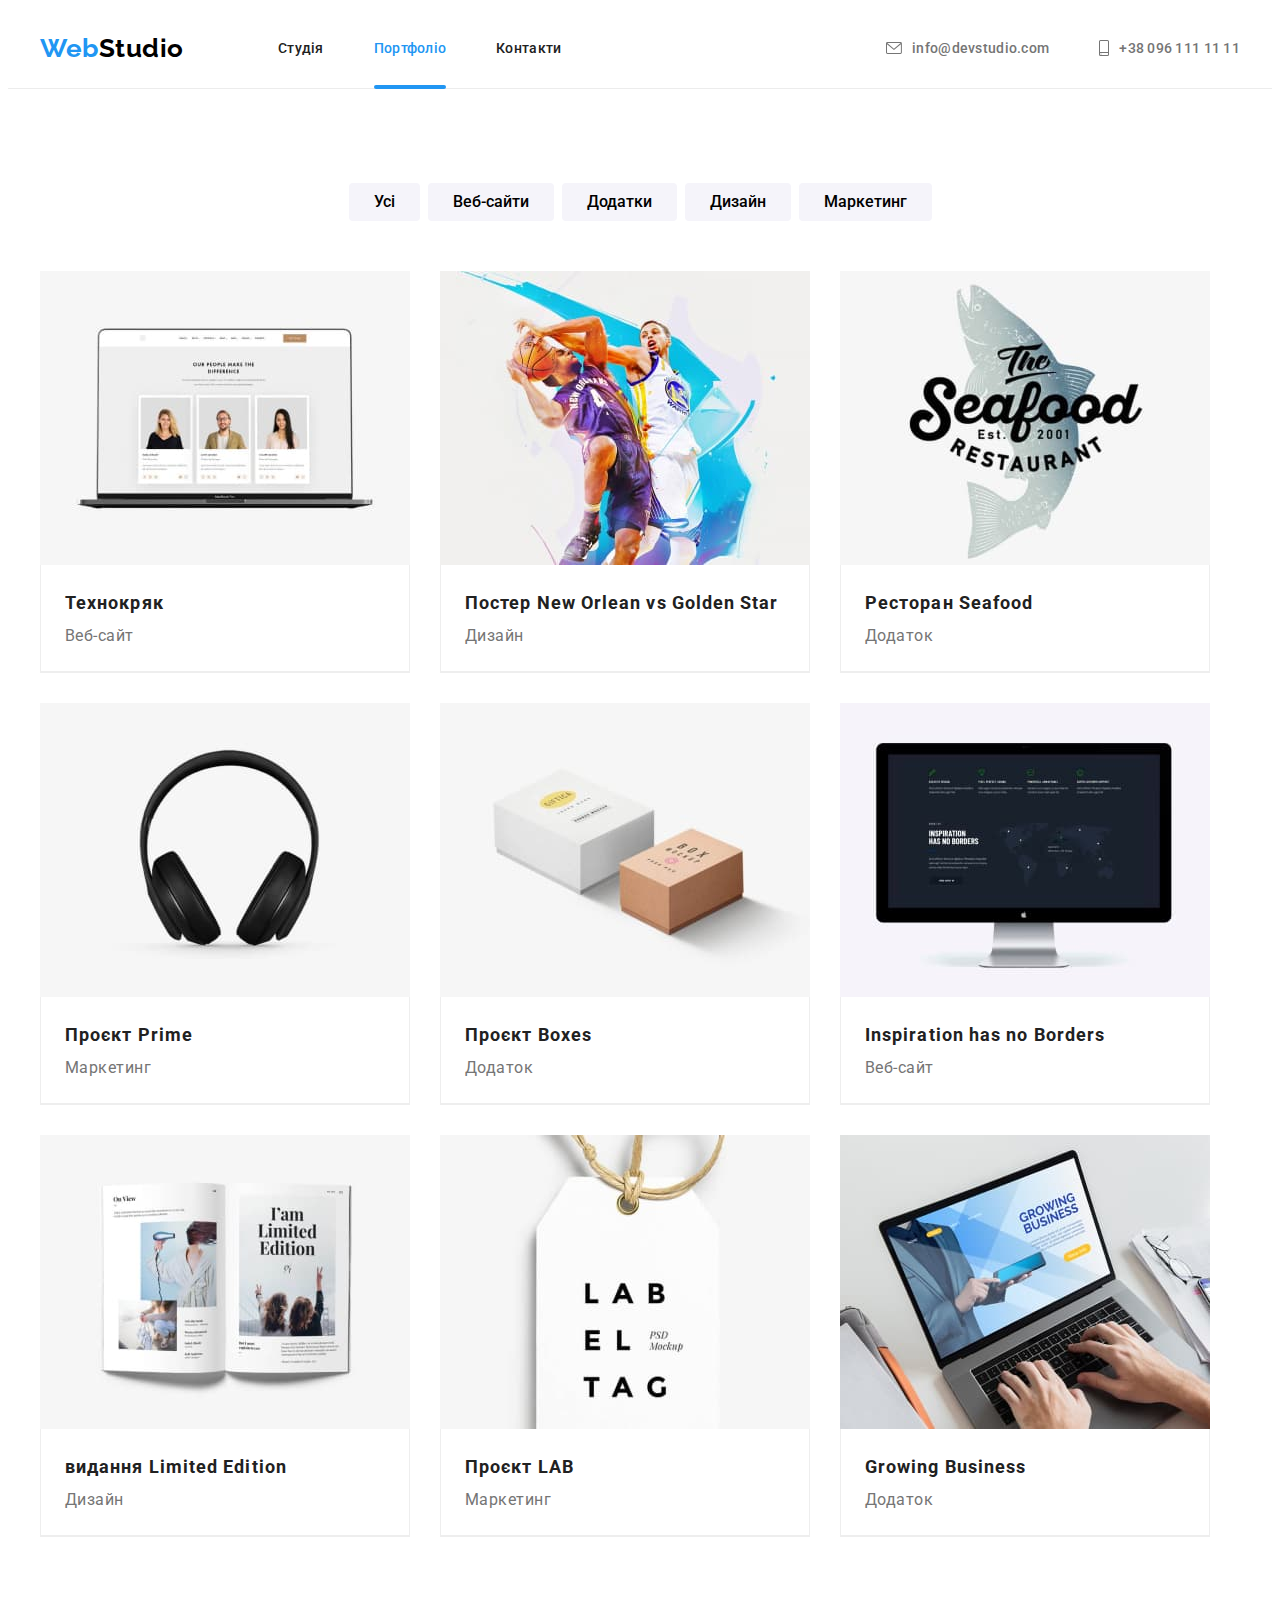
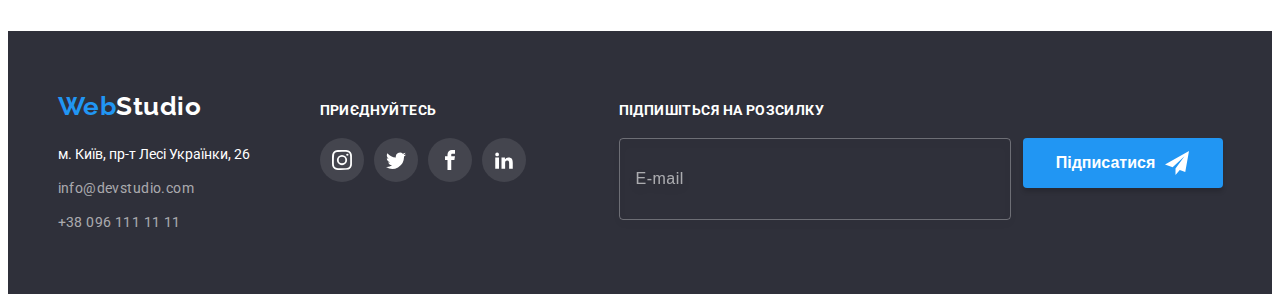
<file: portfolio.html>
<!DOCTYPE html>
<html lang="uk">
<head>
    <meta charset="UTF-8">
    <meta http-equiv="X-UA-Compatible" content="IE=edge">
    <meta name="viewport" content="width=device-width, initial-scale=1.0">
    <title>Portfolio</title>
    <!-- normalizer -->
    <link rel="stylesheet" href="https://cdnjs.cloudflare.com/ajax/libs/modern-normalize/1.1.0/modern-normalize.min.css" integrity="sha512-wpPYUAdjBVSE4KJnH1VR1HeZfpl1ub8YT/NKx4PuQ5NmX2tKuGu6U/JRp5y+Y8XG2tV+wKQpNHVUX03MfMFn9Q==" crossorigin="anonymous" referrerpolicy="no-referrer" />
    <!-- fonts -->
    <link rel="preconnect" href="https://fonts.googleapis.com">
    <link rel="preconnect" href="https://fonts.gstatic.com" crossorigin>
    <link href="https://fonts.googleapis.com/css2?family=Raleway:wght@700&family=Roboto:wght@400;500;700;900&display=swap" rel="stylesheet">
    <!-- style-link -->
    <link rel="stylesheet" href="css/main.min.css">
</head>
<body>
    <header class="page-header">  
        <div class="header__container container">
        <a class="header__logo" href="./index.html">
            <span class="logo__first-parth">Web</span><span class="logo__second-parth">Studio</span> 
        </a>
        <nav class="nav">
            <ul class="nav-list">
                <li><a class="nav__links" href="index.html">Студія</a></li>
                <li><a class="nav__links current" href="portfolio.html">Портфоліо</a></li>
                <li><a class="nav__links" href="">Контакти</a></li>
            </ul>
        </nav>
                <ul class="contacts">
                    <li><a class="header__contacts" href="mailto:info@devstudio.com"><svg class="contact__icons" width="16" height="12">
                      <use href="./images/icons.svg#icon-mail"></use>
                    </svg> info@devstudio.com</a></li>
                    <li><a class="header__contacts" href="tel:+380961111111"><svg class="contact__icons" width="10" height="16">
                      <use href="./images/icons.svg#icon-phone"></use>
                    </svg>+38 096 111 11 11</a></li>
                </ul>
        </div>
    </header>
    <main>
            
        <section class="our-pojects">
            <div class="container">
                <ul class="filter-options">
                    <li><button class="filter-option" type="button">Усі</button></li>
                    <li><button class="filter-option" type="button">Веб-сайти</button></li>
                    <li><button class="filter-option" type="button">Додатки</button></li>
                    <li><button class="filter-option" type="button">Дизайн</button></li>
                    <li><button class="filter-option" type="button">Маркетинг</button></li>
                </ul>

                <ul class="project-list section">
                    <li class="project-list-item"><a href="" class="project-links">
                    <div class="project-disc-place"><img src="./images/technokrack.jpg" alt="Технокряк" width: 370px; height: 294px;>
                        <div class="project-disc-box">
                            <p class="project-disc">Ресурс пропонує комплексні пропозиції з різним рівнем функціоналу та сервісів. Все це дозволить відвідувачу отримати вичерпні відомості про компанію чи приватну особу.</p>
                        </div>
                    </div>
                    <div class="card">
                        <h2>Технокряк</h2>
                        <p class="project-class">Веб-сайт</p>
                        
                    </div></a>
                </li>
                <li class="project-list-item"><a href="" class="project-links">
                    <div class="project-disc-place"><img src="./images/new-orlean-golden-star.jpg" alt="Постер New Orlean vs Golden Star" width: 370px; height: 294px;><div class="project-disc-box">
                        <p class="project-disc">Ресурс пропонує комплексні пропозиції з різним рівнем функціоналу та сервісів. Все це дозволить відвідувачу отримати вичерпні відомості про компанію чи приватну особу.</p>
                    </div>
                </div>
                    <div class="card">
                        <h2>Постер New Orlean vs Golden Star</h2>
                        <p class="project-class">Дизайн</p>
                    </div></a>
                </li>
                <li class="project-list-item"><a href="" class="project-links">
                    <div class="project-disc-place"><img src="./images/seafood.jpg" alt="Ресторан Seafood" width: 370px; height: 294px;>
                        <div class="project-disc-box">
                            <p class="project-disc">Ресурс пропонує комплексні пропозиції з різним рівнем функціоналу та сервісів. Все це дозволить відвідувачу отримати вичерпні відомості про компанію чи приватну особу.</p>
                        </div>
                    </div>
                    <div class="card">
                    <h2>Ресторан Seafood</h2>
                    <p class="project-class">Додаток</p>
                </div></a>
                </li>
                <li class="project-list-item"><a href="" class="project-links">
                    <div class="project-disc-place"><img src="./images/prime.jpg" alt="Проєкт Prime" width: 370px ; height: 294px;><div class="project-disc-box">
                        <p class="project-disc">Ресурс пропонує комплексні пропозиції з різним рівнем функціоналу та сервісів. Все це дозволить відвідувачу отримати вичерпні відомості про компанію чи приватну особу.</p>
                    </div>
                </div>
                    <div class="card">
                    <h2>Проєкт Prime</h2>
                    <p class="project-class">Маркетинг</p>
                </div></a>
                </li>
                <li class="project-list-item"><a href="" class="project-links">
                    <div class="project-disc-place"><img src="./images/boxes.jpg" alt="Проєкт Boxes" width: 370px; height: 294px;><div class="project-disc-box">
                        <p class="project-disc">Ресурс пропонує комплексні пропозиції з різним рівнем функціоналу та сервісів. Все це дозволить відвідувачу отримати вичерпні відомості про компанію чи приватну особу.</p>
                    </div>
                </div>
                    <div class="card">
                    <h2>Проєкт Boxes</h2>
                    <p class="project-class">Додаток</p>
                </div></a>
                </li>
                <li class="project-list-item"><a href="" class="project-links">
                    <div class="project-disc-place"><img src="./images/inspiration-has-no-borders.jpg" alt="Inspiration has no Borders" width: 370px; height: 294px;><div class="project-disc-box">
                        <p class="project-disc">Ресурс пропонує комплексні пропозиції з різним рівнем функціоналу та сервісів. Все це дозволить відвідувачу отримати вичерпні відомості про компанію чи приватну особу.</p>
                    </div>
                </div>
                    <div class="card">
                    <h2>Inspiration has no Borders</h2>
                    <p class="project-class">Веб-сайт</p>
                </div></a>
                </li>
                <li class="project-list-item"><a href="" class="project-links">
                    <div class="project-disc-place"><img src="./images/limited-edition.jpg" alt="Видання Limited Edition" width: 370px; height 294px;><div class="project-disc-box">
                        <p class="project-disc">Ресурс пропонує комплексні пропозиції з різним рівнем функціоналу та сервісів. Все це дозволить відвідувачу отримати вичерпні відомості про компанію чи приватну особу.</p>
                    </div>
                </div>
                    <div class="card">
                    <h2>видання Limited Edition</h2>
                    <p class="project-class">Дизайн</p>
                </div></a>
                </li>
                <li class="project-list-item"><a href="" class="project-links">
                    <div class="project-disc-place"><img src="./images/lab.jpg" alt="Проєкт LAB" width: 370px;height: 294px;><div class="project-disc-box">
                        <p class="project-disc">Ресурс пропонує комплексні пропозиції з різним рівнем функціоналу та сервісів. Все це дозволить відвідувачу отримати вичерпні відомості про компанію чи приватну особу.</p>
                    </div>
                </div>
                    <div class="card">
                    <h2>Проєкт LAB</h2>
                    <p class="project-class">Маркетинг</p>
                </div></a>
                </li>
                <li class="project-list-item"><a href="" class="project-links">
                    <div class="project-disc-place"><img src="./images/growig-business.jpg" alt="Growing Business" width: 370px; height: 294px;><div class="project-disc-box">
                        <p class="project-disc">Ресурс пропонує комплексні пропозиції з різним рівнем функціоналу та сервісів. Все це дозволить відвідувачу отримати вичерпні відомості про компанію чи приватну особу.</p>
                    </div>
                </div>
                    <div class="card">
                    <h2>Growing Business</h2>
                    <p class="project-class">Додаток</p>
                </div></a>
                </li>
            </ul>
        </div>
        </section>
    </main>
    <footer class="footer-info">
        <div class="footer-container container">
        <div class="bottom-main-box">
            <a class="footer__logo" href="./index.html"><span class="logo__first-parth">Web</span><span class="logo-bottom-parth">Studio</span></a>
            <address class="adress">
                <ul class="adress-list">
                    <li><a class="studio-adress" href="https://goo.gl/maps/1EttF3rfqyJbtC7u8" target="_blank" rel="noopener noreferrer nofollow">м. Київ, пр-т Лесі Українки, 26</a></li>
                    <li><a class="contacts-bottom" href="mailto:info@devstudio.com">info@devstudio.com</a></li>
                    <li><a class="contacts-bottom" href="tel:+380961111111">+38 096 111 11 11</a></li>
                </ul>
            </address> 
        </div>   
        <div class="social-bottom-box">
            <strong><p class="follow-us-title">приєднуйтесь</p></strong>
            <ul class="follow-us-list">
                    <li class="follow-us-item"><a href="" class="follow-us-links"><svg class="follow-us-icons" width="20" height="20">
                      <use href="./images/icons.svg#icon-instagram"></use>
                    </svg></a></li>
                    <li class="follow-us-item"><a href="" class="follow-us-links"><svg class="follow-us-icons" width="20" height="20">
                        <use href="./images/icons.svg#icon-twitter"></use>
                      </svg></a></li>
                    <li class="follow-us-item"><a href="" class="follow-us-links"><svg class="follow-us-icons" width="20" height="20">
                        <use href="./images/icons.svg#icon-facebook"></use>
                      </svg></a></li>
                    <li class="follow-us-item"><a href="" class="follow-us-links"><svg class="follow-us-icons" width="20" height="20">
                        <use href="./images/icons.svg#icon-linkedin"></use>
                      </svg></a></li>
                </ul>
        </div>
        <div class="footer-form-box">
            <p class="subscribe-form-title">Підпишіться на розсилку</p>
            <form class="subscribe-form" name="subscribe-form" method="post">
              <label for="subscribe-email">
                <input class="subscribe-email-imput" id="subscribe-email" name="email" type="email" placeholder="E-mail">
              </label>
                <button type="submit" class="subscribe-btn">Підписатися <svg class="send-icon" width="24" height="24">
                  <use href="./images/icons.svg#icon-send"></use>
                </svg></button>
              
            </form>
          </div>
    </div>
    </footer>
    
</body>
</html>
</file>
<file: css/main.min.css>
:root{--transparent-studio-color: rgba(33, 150, 243, 0.9);--main-black-color: rgb(0, 0, 0);--main-studio-color: rgba(33, 150, 243, 1);--site-nav-color: rgba(33, 33, 33, 1);--logo-second-parth: rgba(0, 0, 0, 1);--header-contact-color: rgba(117, 117, 117, 1);--main-text-color: rgba(255, 255, 255, 1);--hero-background-color: rgba(196, 196, 196, 1);--active-button-color: rgba(24, 140, 232, 1);--description-main-color: #757575;--line-up-background-color: rgba(255, 255, 255, 1);--bottom-logo-color: rgba(255, 255, 255, 1);--bottom-contact-color: rgba(255, 255, 255, 0.6);--footer-color: #2f303a;--filter-option-color: #f5f4fa;--projects-name-color: #212121;--white-color: #fff;--main-social-icons-color: rgba(175, 177, 184, 1);--clients-icons-color: rgba(175, 177, 184, 1);--follow-us-icon-background: rgba(255, 255, 255, 0.1);--subscribe-imput-color: rgba(255, 255, 255, 0.3);--aplication-border-color: rgba(33, 33, 33, 0.2);--aplication-placeholder-color: rgba(117, 117, 117, 0.5)}.backdrop.is-hidden{opacity:0;visibility:hidden;pointer-events:none}body{font-family:"Roboto",sans-serif;color:#212121;background-color:#fff;-webkit-box-sizing:border-box;box-sizing:border-box}.main-sections-padding{padding-bottom:60px;padding-top:60px}@media screen and (min-width: 1200px){.main-sections-padding{padding-bottom:94px;padding-top:94px}}.main-section-title{font-size:36px;line-height:1.1666666667;text-align:center;margin-bottom:30px}@media screen and (min-width: 1200px){.main-section-title{margin-bottom:50px}}ul{list-style:none}a{text-decoration:none}h1,h2,h3,h4,h5,h6,p,ul{margin:0;padding-left:0}img{display:block;max-width:100%;height:auto}button{border:0}label{display:block}.container{padding:0 15px;margin:0 auto;width:480px}@media screen and (min-width: 768px){.container{width:768px}}@media screen and (min-width: 1200px){.container{width:1200px}}.header__logo,.footer__logo{font-family:"Raleway";font-weight:700;font-size:26px;line-height:31px;letter-spacing:.02em;width:134px}@media screen and (min-width: 1200px){.header__logo,.footer__logo{width:145px}}.header__logo{margin-right:276px}@media screen and (min-width: 768px){.header__logo{margin-right:88px}}@media screen and (min-width: 1200px){.header__logo{margin-right:93px}}.logo__first-parth{color:var(--main-studio-color)}.logo__second-parth{color:var(--logo-second-parth)}.logo-bottom-parth{color:var(--bottom-logo-color)}.footer__logo{margin-bottom:20px;display:block;width:145px;margin-right:auto;margin-left:auto}@media screen and (min-width: 1200px){.footer__logo{margin-right:0;margin-left:0}}.page-header{border-bottom:1px solid #ececec}.header__container{display:-webkit-box;display:-ms-flexbox;display:flex;-webkit-box-align:center;-ms-flex-align:center;align-items:center;height:60px}@media screen and (min-width: 768px){.header__container{height:80px}}.nav{display:none}@media screen and (min-width: 768px){.nav{display:block;margin-right:90px}}@media screen and (min-width: 1200px){.nav{margin-right:0}}.nav-list{display:-webkit-box;display:-ms-flexbox;display:flex;-webkit-box-align:center;-ms-flex-align:center;align-items:center;gap:50px}.nav__links{position:relative;font-weight:500;font-size:14px;line-height:1.1428571429;letter-spacing:.02em;color:var(--site-nav-color);padding:32px 0;display:block;-webkit-transition-property:color;transition-property:color;-webkit-transition-duration:250ms;transition-duration:250ms;-webkit-transition-timing-function:cubic-bezier(0.4, 0, 0.2, 1);transition-timing-function:cubic-bezier(0.4, 0, 0.2, 1)}.nav__links:hover,.nav__links:focus{color:var(--main-studio-color)}.nav__links.current{color:var(--main-studio-color)}.nav__links.current::after{position:absolute;content:"";display:block;width:100%;background-color:var(--main-studio-color);border-radius:2px;height:4px;bottom:-1px}.contacts{display:none}@media screen and (min-width: 768px)and (max-width: 1200px){.contacts{display:block}.contacts :not(:last-child){margin-bottom:10px}}@media screen and (min-width: 1200px){.contacts{display:-webkit-box;display:-ms-flexbox;display:flex;-webkit-box-align:center;-ms-flex-align:center;align-items:center;margin-left:auto;gap:50px;margin-bottom:0}}.header__contacts{display:-webkit-box;display:-ms-flexbox;display:flex;-webkit-box-align:center;-ms-flex-align:center;align-items:center;font-weight:500;letter-spacing:.02em;color:var(--header-contact-color);-webkit-transition-property:color;transition-property:color;-webkit-transition-duration:250ms;transition-duration:250ms;-webkit-transition-timing-function:cubic-bezier(0.4, 0, 0.2, 1);transition-timing-function:cubic-bezier(0.4, 0, 0.2, 1)}.header__contacts:hover,.header__contacts:focus{color:var(--main-studio-color)}@media screen and (min-width: 768px){.header__contacts{font-size:12px;line-height:1.1666666667}}@media screen and (min-width: 1200px){.header__contacts{margin-bottom:0;font-size:14px;line-height:1.1428571429}}.contact__icons{margin-right:10px;fill:var(--header-contact-color);-webkit-transition-property:fill;transition-property:fill;-webkit-transition-duration:250ms;transition-duration:250ms;-webkit-transition-timing-function:cubic-bezier(0.4, 0, 0.2, 1);transition-timing-function:cubic-bezier(0.4, 0, 0.2, 1)}.header__contacts:hover .contact__icons,.header__contacts:focus .contact__icons{fill:var(--main-studio-color)}@media screen and (min-width: 768px){.contact__icons{margin-right:8px}}@media screen and (min-width: 1200px){.contact__icons{margin-right:10px}}.features{padding-bottom:60px}@media screen and (min-width: 1200px){.features{padding-bottom:0}}.fuatures__icons-boxes{height:120px;background-color:var(--filter-option-color);border-radius:4px;margin-bottom:30px;display:-webkit-box;display:-ms-flexbox;display:flex;-webkit-box-pack:center;-ms-flex-pack:center;justify-content:center;-webkit-box-align:center;-ms-flex-align:center;align-items:center}@media screen and (min-width: 768px){.fuatures__icons-boxes{width:354px}}@media screen and (min-width: 1200px){.fuatures__icons-boxes{width:270px}}.features__list{display:block}@media screen and (min-width: 768px){.features__list{display:-webkit-box;display:-ms-flexbox;display:flex;gap:30px;-ms-flex-wrap:wrap;flex-wrap:wrap}}@media screen and (min-width: 1200px){.features__list{display:-webkit-box;display:-ms-flexbox;display:flex;gap:30px}}.features__list h3{display:-webkit-box;display:-ms-flexbox;display:flex;-webkit-box-align:center;-ms-flex-align:center;align-items:center;-webkit-box-pack:center;-ms-flex-pack:center;justify-content:center;text-transform:uppercase;font-weight:700;font-size:14px;line-height:1.1428571429;letter-spacing:.03em;margin-bottom:10px}@media screen and (min-width: 768px){.features__list h3{display:block}}.features__list p{font-weight:400;font-size:14px;line-height:1.7142857143;letter-spacing:.03em;color:var(--description-main-color);width:450px}@media screen and (min-width: 768px){.features__list p{width:354px}}@media screen and (min-width: 1200px){.features__list p{width:270px}}.hero{background-color:var(--hero-background-color);padding:118px 0;background-repeat:no-repeat;background-size:cover;background-position-x:center;max-width:480px;margin-right:auto;margin-left:auto;background-image:-webkit-gradient(linear, right top, left top, from(rgba(47, 48, 58, 0.4)), to(rgba(47, 48, 58, 0.4))),url(../images/hero/hero-back-ph-1x.jpg);background-image:linear-gradient(to left, rgba(47, 48, 58, 0.4), rgba(47, 48, 58, 0.4)),url(../images/hero/hero-back-ph-1x.jpg)}@media(min-device-screen-ratio: 2),(-webkit-min-device-pixel-ratio: 2),(min-resolution: 192dpi),(min-resolution: 2dppx){.hero{background-image:-webkit-gradient(linear, left top, left bottom, from(rgba(47, 48, 58, 0.4)), to(rgba(47, 48, 58, 0.4))),url(../images/hero/hero-back-ph-2x.jpg);background-image:linear-gradient(rgba(47, 48, 58, 0.4), rgba(47, 48, 58, 0.4)),url(../images/hero/hero-back-ph-2x.jpg)}}@media screen and (min-width: 481px){.hero{max-width:768px;background-image:-webkit-gradient(linear, left top, left bottom, from(rgba(47, 48, 58, 0.4)), to(rgba(47, 48, 58, 0.4))),url(../images/hero/hero-back-tb-1x.jpg);background-image:linear-gradient(rgba(47, 48, 58, 0.4), rgba(47, 48, 58, 0.4)),url(../images/hero/hero-back-tb-1x.jpg)}}@media screen and (min-width: 481px)and (min-device-screen-ratio: 2),screen and (min-width: 481px)and (-webkit-min-device-pixel-ratio: 2),screen and (min-width: 481px)and (min-resolution: 192dpi),screen and (min-width: 481px)and (min-resolution: 2dppx){.hero{background-image:-webkit-gradient(linear, left top, left bottom, from(rgba(47, 48, 58, 0.4)), to(rgba(47, 48, 58, 0.4))),url(../images/hero/hero-back-tb-2x.jpg);background-image:linear-gradient(rgba(47, 48, 58, 0.4), rgba(47, 48, 58, 0.4)),url(../images/hero/hero-back-tb-2x.jpg)}}@media screen and (min-width: 769px){.hero{padding:200px 0;max-width:1600px;background-image:-webkit-gradient(linear, left top, left bottom, from(rgba(47, 48, 58, 0.4)), to(rgba(47, 48, 58, 0.4))),url(../images/hero/hero-back-de-1x.jpg);background-image:linear-gradient(rgba(47, 48, 58, 0.4), rgba(47, 48, 58, 0.4)),url(../images/hero/hero-back-de-1x.jpg)}}@media screen and (min-width: 769px)and (min-device-screen-ratio: 2),screen and (min-width: 769px)and (-webkit-min-device-pixel-ratio: 2),screen and (min-width: 769px)and (min-resolution: 192dpi),screen and (min-width: 769px)and (min-resolution: 2dppx){.hero{background-image:-webkit-gradient(linear, left top, left bottom, from(rgba(47, 48, 58, 0.4)), to(rgba(47, 48, 58, 0.4))),url(../images/hero/hero-back-de-2x.jpg);background-image:linear-gradient(rgba(47, 48, 58, 0.4), rgba(47, 48, 58, 0.4)),url(../images/hero/hero-back-de-2x.jpg)}}.hero__text{font-weight:900;font-size:26px;line-height:1.6153846154;letter-spacing:.06em;text-transform:uppercase;color:var(--main-text-color);width:360px;text-align:center;margin-right:auto;margin-left:auto;margin-bottom:30px}@media screen and (min-width: 1200px){.hero__text{font-size:44px;line-height:1.3636363636;width:700px}}.hero__button{font-family:"Roboto";font-weight:700;font-size:16px;line-height:1.875;background-color:var(--main-studio-color);color:var(--main-text-color);border-radius:4px;cursor:pointer;min-width:215px;min-height:50px;padding:10px 30px;border:0;display:-webkit-box;display:-ms-flexbox;display:flex;-ms-flex-line-pack:center;align-content:center;-webkit-box-pack:center;-ms-flex-pack:center;justify-content:center;margin-right:auto;margin-left:auto;-webkit-transition-property:background-color;transition-property:background-color;-webkit-transition-duration:250ms;transition-duration:250ms;-webkit-transition-timing-function:cubic-bezier(0.4, 0, 0.2, 1);transition-timing-function:cubic-bezier(0.4, 0, 0.2, 1)}.hero__button:hover,.hero__button:focus{background-color:var(--active-button-color)}.about{display:none}@media screen and (min-width: 1200px){.about{display:block}}.about__list{display:-webkit-box;display:-ms-flexbox;display:flex;gap:30px}.about__item{position:relative}.about__disc-box{color:var(--white-color);position:absolute;font-weight:700;font-size:14px;line-height:1.1428571429;text-align:center;letter-spacing:.03em;text-transform:uppercase;background:rgba(47,48,58,.8);width:100%;bottom:0;padding-top:27px;padding-bottom:27px}.team{background-color:var(--filter-option-color)}.team__list{display:block}@media screen and (min-width: 768px){.team__list{display:-webkit-box;display:-ms-flexbox;display:flex;gap:30px;-ms-flex-wrap:wrap;flex-wrap:wrap}}.team__item{border-radius:0px 0px 4px 4px;-webkit-box-shadow:0px 1px 3px rgba(0,0,0,.12),0px 1px 1px rgba(0,0,0,.14),0px 2px 1px rgba(0,0,0,.2);box-shadow:0px 1px 3px rgba(0,0,0,.12),0px 1px 1px rgba(0,0,0,.14),0px 2px 1px rgba(0,0,0,.2);background:var(--line-up-background-color);padding-bottom:25px;margin-bottom:30px}@media screen and (min-width: 768px){.team__item{margin-bottom:0}}@media screen and (min-width: 1200px){.team__item{padding-bottom:30px}}.team__list img{margin-bottom:30px}.team__list h3{font-weight:500;font-size:16px;line-height:1.1875;margin-bottom:10px;text-align:center}.team__list p{font-size:16px;line-height:1.1875;color:var(--description-main-color);text-align:center;margin-bottom:10px}.team__social-list{display:-webkit-box;display:-ms-flexbox;display:flex;gap:10px;-webkit-box-pack:center;-ms-flex-pack:center;justify-content:center}.team__social-links{display:-webkit-box;display:-ms-flexbox;display:flex;width:44px;height:44px;background-color:var(--white-color);border-radius:50%;-webkit-box-pack:center;-ms-flex-pack:center;justify-content:center;-webkit-box-align:center;-ms-flex-align:center;align-items:center;fill:var(--main-social-icons-color);-webkit-transition-property:background-color;transition-property:background-color;-webkit-transition-duration:250ms;transition-duration:250ms;-webkit-transition-timing-function:cubic-bezier(0.4, 0, 0.2, 1);transition-timing-function:cubic-bezier(0.4, 0, 0.2, 1)}.team__social-links:hover,.team__social-links:focus{background-color:var(--main-studio-color)}.team__social-icons{-webkit-transition-property:fill;transition-property:fill;-webkit-transition-duration:250ms;transition-duration:250ms;-webkit-transition-timing-function:cubic-bezier(0.4, 0, 0.2, 1);transition-timing-function:cubic-bezier(0.4, 0, 0.2, 1)}.team__social-links:hover .team__social-icons,.team__social-links:focus .team__social-icons{fill:var(--white-color)}.clients-list{display:-webkit-box;display:-ms-flexbox;display:flex;gap:30px;-ms-flex-wrap:wrap;flex-wrap:wrap}@media screen and (min-width: 1200px){.clients-list{-ms-flex-wrap:nowrap;flex-wrap:nowrap}}.clients-links{display:-webkit-box;display:-ms-flexbox;display:flex;width:210px;height:92px;border:1px solid;border-color:var(--clients-icons-color);border-radius:4px;-webkit-box-pack:center;-ms-flex-pack:center;justify-content:center;-webkit-box-align:center;-ms-flex-align:center;align-items:center;-webkit-transition-property:border-color;transition-property:border-color;-webkit-transition-duration:250ms;transition-duration:250ms;-webkit-transition-timing-function:cubic-bezier(0.4, 0, 0.2, 1);transition-timing-function:cubic-bezier(0.4, 0, 0.2, 1)}.clients-links:hover,.clients-links:focus{border-color:var(--main-studio-color)}@media screen and (min-width: 768px){.clients-links{width:226px}}@media screen and (min-width: 1200px){.clients-links{width:170px}}.clients-icons{fill:var(--clients-icons-color);-webkit-transition-property:fill;transition-property:fill;-webkit-transition-duration:250ms;transition-duration:250ms;-webkit-transition-timing-function:cubic-bezier(0.4, 0, 0.2, 1);transition-timing-function:cubic-bezier(0.4, 0, 0.2, 1)}.clients-links:hover .clients-icons,.clients-links:focus .clients-icons{fill:var(--main-studio-color)}.footer-info{background-color:var(--footer-color);padding:60px 0}.footer-container{display:-webkit-box;display:-ms-flexbox;display:flex;-webkit-box-orient:vertical;-webkit-box-direction:normal;-ms-flex-direction:column;flex-direction:column;-webkit-box-align:center;-ms-flex-align:center;align-items:center;-webkit-box-pack:center;-ms-flex-pack:center;justify-content:center}@media screen and (min-width: 768px){.footer-container{display:-webkit-box;display:-ms-flexbox;display:flex;-webkit-box-align:baseline;-ms-flex-align:baseline;align-items:baseline;-webkit-box-orient:horizontal;-webkit-box-direction:normal;-ms-flex-direction:row;flex-direction:row;-ms-flex-wrap:wrap;flex-wrap:wrap}}@media screen and (min-width: 1200px){.footer-container{-ms-flex-wrap:nowrap;flex-wrap:nowrap}}.bottom-main-box{margin-bottom:60px}@media screen and (min-width: 768px){.bottom-main-box{margin-right:168px}}@media screen and (min-width: 1200px){.bottom-main-box{margin-bottom:0;margin-right:70px}}.adress-list>:not(:last-child){margin-bottom:8px}@media screen and (min-width: 1200px){.adress-list>:not(:last-child){margin-bottom:10px}}.studio-adress{font-size:14px;line-height:1.7142857143;font-style:normal;color:var(--main-text-color);display:block;-webkit-transition-property:color;transition-property:color;-webkit-transition-duration:250ms;transition-duration:250ms;-webkit-transition-timing-function:cubic-bezier(0.4, 0, 0.2, 1);transition-timing-function:cubic-bezier(0.4, 0, 0.2, 1);text-align:center}.studio-adress:hover,.studio-adress:focus{color:var(--main-studio-color)}@media screen and (min-width: 1200px){.studio-adress{text-align:start}}.contacts-bottom{font-style:normal;font-size:14px;line-height:1.7142857143;letter-spacing:.03em;color:var(--bottom-contact-color);display:block;-webkit-transition-property:color;transition-property:color;-webkit-transition-duration:250ms;transition-duration:250ms;-webkit-transition-timing-function:cubic-bezier(0.4, 0, 0.2, 1);transition-timing-function:cubic-bezier(0.4, 0, 0.2, 1);text-align:center}@media screen and (min-width: 1200px){.contacts-bottom{text-align:start}}.contacts-bottom:hover,.contacts-bottom:focus{color:var(--main-studio-color)}.social-bottom-box{margin-bottom:60px}@media screen and (min-width: 1200px){.social-bottom-box{text-align:start;margin-right:93px;margin-bottom:0}}.follow-us-title{font-weight:700;font-size:14px;text-transform:uppercase;color:var(--main-text-color);line-height:1.1428571429;letter-spacing:.03em;margin-bottom:20px;text-align:center}@media screen and (min-width: 1200px){.follow-us-title{text-align:start}}.follow-us-list{display:-webkit-box;display:-ms-flexbox;display:flex;gap:10px}.follow-us-links{display:-webkit-box;display:-ms-flexbox;display:flex;background-color:var(--follow-us-icon-background);border-radius:50%;width:44px;height:44px;-webkit-box-pack:center;-ms-flex-pack:center;justify-content:center;-webkit-box-align:center;-ms-flex-align:center;align-items:center;-webkit-transition-property:background-color;transition-property:background-color;-webkit-transition-duration:250ms;transition-duration:250ms;-webkit-transition-timing-function:cubic-bezier(0.4, 0, 0.2, 1);transition-timing-function:cubic-bezier(0.4, 0, 0.2, 1)}.follow-us-links:hover,.follow-us-links:focus{background-color:var(--main-studio-color)}.follow-us-icons{fill:var(--white-color);-webkit-transition-property:fill;transition-property:fill;-webkit-transition-duration:250ms;transition-duration:250ms;-webkit-transition-timing-function:cubic-bezier(0.4, 0, 0.2, 1);transition-timing-function:cubic-bezier(0.4, 0, 0.2, 1)}.follow-us-links:hover .follow-us-icons,.follow-us-links:focus .follow-us-icons{fill:var(--white-color)}.subscribe-form-title{font-weight:700;font-size:14px;text-transform:uppercase;color:var(--main-text-color);line-height:1.1428571429;letter-spacing:.03em;margin-bottom:20px;text-align:center}@media screen and (min-width: 1200px){.subscribe-form-title{text-align:start}}@media screen and (min-width: 1200px){.subscribe-form{display:-webkit-box;display:-ms-flexbox;display:flex}}.subscribe-email-imput{color:var(--white-color);background-color:rgba(0,0,0,0);border:1px solid;border-color:var(--subscribe-imput-color);-webkit-filter:drop-shadow(0px 4px 4px rgba(0, 0, 0, 0.15));filter:drop-shadow(0px 4px 4px rgba(0, 0, 0, 0.15));border-radius:4px;width:450px;height:50px;padding:15px 16px;outline:rgba(0,0,0,0);font-size:16px;line-height:1.25;letter-spacing:.03em;margin-bottom:20px;-webkit-transition-property:border-color;transition-property:border-color;-webkit-transition-duration:250ms;transition-duration:250ms;-webkit-transition-timing-function:cubic-bezier(0.4, 0, 0.2, 1);transition-timing-function:cubic-bezier(0.4, 0, 0.2, 1)}.subscribe-email-imput:hover,.subscribe-email-imput:focus{border-color:var(--main-studio-color)}.subscribe-email-imput::-webkit-input-placeholder{color:var(--bottom-contact-color)}.subscribe-email-imput::-moz-placeholder{color:var(--bottom-contact-color)}.subscribe-email-imput:-ms-input-placeholder{color:var(--bottom-contact-color)}.subscribe-email-imput::-ms-input-placeholder{color:var(--bottom-contact-color)}.subscribe-email-imput::placeholder{color:var(--bottom-contact-color)}@media screen and (min-width: 1200px){.subscribe-email-imput{width:358px;margin-right:12px;margin-bottom:0}}.subscribe-btn{color:var(--white-color);display:-webkit-box;display:-ms-flexbox;display:flex;width:200px;height:50px;-webkit-box-shadow:0px 4px 4px rgba(0,0,0,.15);box-shadow:0px 4px 4px rgba(0,0,0,.15);border-radius:4px;background-color:var(--main-studio-color);padding:13px 28px;-webkit-box-pack:center;-ms-flex-pack:center;justify-content:center;-webkit-box-align:center;-ms-flex-align:center;align-items:center;font-weight:700;font-size:16px;line-height:1.875;gap:10px;-webkit-transition-property:background-color;transition-property:background-color;-webkit-transition-duration:250ms;transition-duration:250ms;-webkit-transition-timing-function:cubic-bezier(0.4, 0, 0.2, 1);transition-timing-function:cubic-bezier(0.4, 0, 0.2, 1);margin-left:12px;margin-right:auto;margin-left:auto}.subscribe-btn:hover,.subscribe-btn:focus{background-color:var(--active-button-color)}@media screen and (min-width: 1200px){.subscribe-btn{margin-right:0;margin-left:0}}.filter-options{display:-webkit-box;display:-ms-flexbox;display:flex;text-align:center;-webkit-box-pack:center;-ms-flex-pack:center;justify-content:center;gap:8px;margin-bottom:50px}.filter-option{font-weight:500;font-size:16px;line-height:1.625;cursor:pointer;background-color:var(--filter-option-color);border-radius:4px;font-family:"Roboto";padding:6px 25px;-webkit-transition-duration:250ms;transition-duration:250ms;-webkit-transition-timing-function:cubic-bezier(0.4, 0, 0.2, 1);transition-timing-function:cubic-bezier(0.4, 0, 0.2, 1);-webkit-transition-property:color,background-color,-webkit-box-shadow;transition-property:color,background-color,-webkit-box-shadow;transition-property:color,background-color,box-shadow;transition-property:color,background-color,box-shadow,-webkit-box-shadow}.filter-option:hover,.filter-option:focus{background-color:var(--main-studio-color);color:var(--main-text-color);-webkit-box-shadow:0px 3px 1px rgba(0,0,0,.1),0px 1px 2px rgba(0,0,0,.08),0px 2px 2px rgba(0,0,0,.12);box-shadow:0px 3px 1px rgba(0,0,0,.1),0px 1px 2px rgba(0,0,0,.08),0px 2px 2px rgba(0,0,0,.12)}.our-pojects{padding:94px 0}.project-list{display:-webkit-box;display:-ms-flexbox;display:flex;-ms-flex-wrap:wrap;flex-wrap:wrap;gap:30px}.project-list-item{border-bottom:1px solid #eee;background:#fff}.project-links{-webkit-transition-duration:250ms;transition-duration:250ms;-webkit-transition-timing-function:cubic-bezier(0.4, 0, 0.2, 1);transition-timing-function:cubic-bezier(0.4, 0, 0.2, 1);-webkit-transition-property:-webkit-box-shadow;transition-property:-webkit-box-shadow;transition-property:box-shadow;transition-property:box-shadow, -webkit-box-shadow}.project-links:hover,.project-links:focus{display:block;-webkit-box-shadow:0px 1px 1px rgba(0,0,0,.12),0px 4px 4px rgba(0,0,0,.06),1px 4px 6px rgba(0,0,0,.16);box-shadow:0px 1px 1px rgba(0,0,0,.12),0px 4px 4px rgba(0,0,0,.06),1px 4px 6px rgba(0,0,0,.16)}.card{padding:20px 24px;border:1px solid #eee;border-top:none}.project-list h2{font-weight:700;font-size:18px;line-height:2;letter-spacing:.06em;color:var(--projects-name-color)}.project-class{font-size:16px;line-height:1.875;letter-spacing:.03em;color:var(--description-main-color)}.project-disc-place{position:relative;overflow:hidden}.project-disc-box{position:absolute;background-color:var(--main-studio-color);width:100%;height:100%;top:0;left:0;padding:63px 24px;-webkit-transform:translateY(100%);transform:translateY(100%);-webkit-transition:-webkit-transform 250ms ease;transition:-webkit-transform 250ms ease;transition:transform 250ms ease;transition:transform 250ms ease, -webkit-transform 250ms ease}.project-list-item:hover .project-disc-box{-webkit-transform:translateY(0);transform:translateY(0)}.project-disc{color:var(--white-color);font-size:18px;line-height:1.3333333333;letter-spacing:.03em}.backdrop{position:fixed;top:0;left:0;width:100%;height:100%;background-color:rgba(0,0,0,.2);opacity:1;visibility:visible;pointer-events:initial;-webkit-transition-property:opacity,visibility;transition-property:opacity,visibility;-webkit-transition-timing-function:cubic-bezier(0.4, 0, 0.2, 1);transition-timing-function:cubic-bezier(0.4, 0, 0.2, 1);-webkit-transition-duration:250ms;transition-duration:250ms}.modal{position:absolute;width:450px;height:609px;top:50%;left:50%;-webkit-transform:translate(-50%, -50%);transform:translate(-50%, -50%);background-color:#fff;-webkit-box-shadow:0px 1px 3px rgba(0,0,0,.12),0px 1px 1px rgba(0,0,0,.14),0px 2px 1px rgba(0,0,0,.2);box-shadow:0px 1px 3px rgba(0,0,0,.12),0px 1px 1px rgba(0,0,0,.14),0px 2px 1px rgba(0,0,0,.2);border-radius:4px;-webkit-transition-property:background-color,-webkit-transform,-webkit-box-shadow;transition-property:background-color,-webkit-transform,-webkit-box-shadow;transition-property:transform,background-color,box-shadow;transition-property:transform,background-color,box-shadow,-webkit-transform,-webkit-box-shadow;-webkit-transition-timing-function:cubic-bezier(0.4, 0, 0.2, 1);transition-timing-function:cubic-bezier(0.4, 0, 0.2, 1);-webkit-transition-duration:250ms;transition-duration:250ms;padding:40px 41px}@media screen and (min-width: 1200px){.modal{width:528px;height:581px}}.close-btn{position:absolute;cursor:pointer;width:30px;height:30px;padding:0;border-radius:50%;display:-webkit-box;display:-ms-flexbox;display:flex;-webkit-box-align:center;-ms-flex-align:center;align-items:center;-webkit-box-pack:center;-ms-flex-pack:center;justify-content:center;top:8px;right:8px}.close-icon{-webkit-transition-property:fill;transition-property:fill;-webkit-transition-timing-function:cubic-bezier(0.4, 0, 0.2, 1);transition-timing-function:cubic-bezier(0.4, 0, 0.2, 1);-webkit-transition-duration:250ms;transition-duration:250ms}.close-icon:hover,.close-icon:focus{fill:var(--main-studio-color)}.backdrop-title{text-align:center;font-weight:700;font-size:20px;line-height:1.15;width:370px;margin-bottom:12px}@media screen and (min-width: 1200px){.backdrop-title{width:448px}}.aplication-form-input{background-color:rgba(0,0,0,0);width:370px;height:40px;border:1px solid;border-color:var(--aplication-border-color);border-radius:4px;padding:12px 16px;padding-left:42px;outline:rgba(0,0,0,0);-webkit-transition-property:border-color;transition-property:border-color;-webkit-transition-timing-function:cubic-bezier(0.4, 0, 0.2, 1);transition-timing-function:cubic-bezier(0.4, 0, 0.2, 1);-webkit-transition-duration:250ms;transition-duration:250ms;margin-bottom:10px}.aplication-form-input:hover,.aplication-form-input:focus{border-color:var(--main-studio-color)}@media screen and (min-width: 1200px){.aplication-form-input{width:448px}}.form-icons{position:absolute;-webkit-transition-property:fill;transition-property:fill;-webkit-transition-timing-function:cubic-bezier(0.4, 0, 0.2, 1);transition-timing-function:cubic-bezier(0.4, 0, 0.2, 1);-webkit-transition-duration:250ms;transition-duration:250ms;top:32px;left:15px}.icon-label-position:hover .form-icons,.icon-label-position:focus-within .form-icons{fill:var(--main-studio-color)}.icon-label-position{position:relative}.imput-titles{display:block;color:var(--description-main-color);font-size:12px;line-height:1.1666666667;letter-spacing:.01em;margin-bottom:4px}.user-comment{width:370px;height:120px;resize:none;border:1px solid;border-color:var(--aplication-border-color);border-radius:4px;padding:12px 16px;margin-bottom:20px;outline:rgba(0,0,0,0);-webkit-transition-property:border-color;transition-property:border-color;-webkit-transition-timing-function:cubic-bezier(0.4, 0, 0.2, 1);transition-timing-function:cubic-bezier(0.4, 0, 0.2, 1);-webkit-transition-duration:250ms;transition-duration:250ms}.user-comment:hover,.user-comment:focus{border-color:var(--main-studio-color)}.user-comment::-webkit-input-placeholder{color:var(--aplication-placeholder-color)}.user-comment::-moz-placeholder{color:var(--aplication-placeholder-color)}.user-comment:-ms-input-placeholder{color:var(--aplication-placeholder-color)}.user-comment::-ms-input-placeholder{color:var(--aplication-placeholder-color)}.user-comment::placeholder{color:var(--aplication-placeholder-color)}@media screen and (min-width: 1200px){.user-comment{width:448px}}.user-agreement{display:-webkit-box;display:-ms-flexbox;display:flex;margin-bottom:30px;-webkit-box-align:center;-ms-flex-align:center;align-items:center;-webkit-box-pack:center;-ms-flex-pack:center;justify-content:center}.agree-check{-webkit-appearance:none;-moz-appearance:none;appearance:none;width:16px;height:15px;cursor:pointer;border:1px solid #000;-webkit-transition-property:background-image,background-color;transition-property:background-image,background-color;-webkit-transition-timing-function:cubic-bezier(0.4, 0, 0.2, 1);transition-timing-function:cubic-bezier(0.4, 0, 0.2, 1);-webkit-transition-duration:250ms;transition-duration:250ms;border-radius:2px;margin-right:9px}.agree-check:checked{background-color:var(--main-studio-color);background-image:url("data:image/svg+xml;charset=utf8,%3Csvg width='13' height='10' viewBox='0 0 13 10' fill='none' xmlns='http://www.w3.org/2000/svg'%3E%3Cpath d='M1.95703 4.75166L1.88825 4.68604L1.81923 4.75141L0.93123 5.59258L0.854858 5.66492L0.930974 5.73753L4.42671 9.07236L4.49574 9.1382L4.56476 9.07236L12.069 1.91352L12.1449 1.84116L12.069 1.76881L11.1873 0.927644L11.1183 0.861826L11.0493 0.927611L4.49577 7.17353L1.95703 4.75166Z' fill='white' stroke='white' stroke-width='0.2'/%3E%3C/svg%3E");background-repeat:no-repeat;background-position:50% 50%}.politycs-title{color:var(--description-main-color);font-size:12px;line-height:1.7142857143;letter-spacing:.03em}@media screen and (min-width: 1200px){.politycs-title{font-size:14px}}.polytics-link{color:var(--main-studio-color);text-decoration:underline}.aplication-submit-btn{color:var(--main-text-color);background-color:var(--main-studio-color);display:block;width:200px;height:50px;border-radius:4px;-webkit-box-shadow:0px 4px 4px rgba(0,0,0,.15);box-shadow:0px 4px 4px rgba(0,0,0,.15);-webkit-transition-property:background-color;transition-property:background-color;-webkit-transition-timing-function:cubic-bezier(0.4, 0, 0.2, 1);transition-timing-function:cubic-bezier(0.4, 0, 0.2, 1);-webkit-transition-duration:250ms;transition-duration:250ms;cursor:pointer;font-weight:700;font-size:16px;line-height:1.875;letter-spacing:.06em;margin-left:auto;margin-right:auto}.aplication-submit-btn:hover,.aplication-submit-btn:focus{background-color:var(--active-button-color)}.menu{display:-webkit-box;display:-ms-flexbox;display:flex;padding:0;margin:0;list-style:none}@media(max-width: 767px){.menu{display:none}}.menu-toggle{margin-left:auto;min-height:40px;min-width:40px;display:-webkit-box;display:-ms-flexbox;display:flex;-webkit-box-align:center;-ms-flex-align:center;align-items:center;-webkit-box-pack:center;-ms-flex-pack:center;justify-content:center;margin:0;padding:0;background-color:rgba(0,0,0,0);cursor:pointer;border:none;border-radius:50%;outline:none;-webkit-transition-property:fill;transition-property:fill;-webkit-transition-duration:250ms;transition-duration:250ms;-webkit-transition-timing-function:cubic-bezier(0.4, 0, 0.2, 1);transition-timing-function:cubic-bezier(0.4, 0, 0.2, 1)}.menu-toggle:hover,.menu-toggle:focus{fill:var(--main-studio-color)}@media(min-width: 768px){.menu-toggle{display:none}}.menu-container{display:-webkit-box;display:-ms-flexbox;display:flex;-webkit-box-orient:vertical;-webkit-box-direction:normal;-ms-flex-direction:column;flex-direction:column;background-color:var(--white-color);position:fixed;top:0;left:0;width:100vw;height:100vh;padding:48px 40px;z-index:999;-webkit-transform:translateX(100%);transform:translateX(100%);-webkit-transition:-webkit-transform 250ms ease-in-out;transition:-webkit-transform 250ms ease-in-out;transition:transform 250ms ease-in-out;transition:transform 250ms ease-in-out, -webkit-transform 250ms ease-in-out}.menu-container.is-open{-webkit-transform:translateX(0);transform:translateX(0)}.menu-container .menu-toggle{position:absolute;top:16px;right:16px;color:#fff}.icon-menu-close{-webkit-transition-property:fill;transition-property:fill;-webkit-transition-duration:250ms;transition-duration:250ms;-webkit-transition-timing-function:cubic-bezier(0.4, 0, 0.2, 1);transition-timing-function:cubic-bezier(0.4, 0, 0.2, 1)}.icon-menu-close:hover,.icon-menu-close:focus{fill:var(--main-studio-color)}.menu{display:-webkit-box;display:-ms-flexbox;display:flex;padding:0;margin:0;list-style:none}@media(max-width: 767px){.menu{display:none}}.menu-toggle{margin-left:auto;min-height:40px;min-width:40px;display:-webkit-box;display:-ms-flexbox;display:flex;-webkit-box-align:center;-ms-flex-align:center;align-items:center;-webkit-box-pack:center;-ms-flex-pack:center;justify-content:center;margin:0;padding:0;background-color:rgba(0,0,0,0);cursor:pointer;border:none;border-radius:50%;outline:none;-webkit-transition-property:fill;transition-property:fill;-webkit-transition-duration:250ms;transition-duration:250ms;-webkit-transition-timing-function:cubic-bezier(0.4, 0, 0.2, 1);transition-timing-function:cubic-bezier(0.4, 0, 0.2, 1)}.menu-toggle:hover,.menu-toggle:focus{fill:var(--main-studio-color)}@media(min-width: 768px){.menu-toggle{display:none}}.menu-container{display:-webkit-box;display:-ms-flexbox;display:flex;-webkit-box-orient:vertical;-webkit-box-direction:normal;-ms-flex-direction:column;flex-direction:column;background-color:var(--white-color);position:fixed;top:0;left:0;width:100vw;height:100vh;padding:48px 40px;z-index:999;-webkit-transform:translateX(100%);transform:translateX(100%);-webkit-transition:-webkit-transform 250ms ease-in-out;transition:-webkit-transform 250ms ease-in-out;transition:transform 250ms ease-in-out;transition:transform 250ms ease-in-out, -webkit-transform 250ms ease-in-out}.menu-container.is-open{-webkit-transform:translateX(0);transform:translateX(0)}.menu-container .menu-toggle{position:absolute;top:16px;right:16px;color:#fff}.icon-menu-close{-webkit-transition-property:fill;transition-property:fill;-webkit-transition-duration:250ms;transition-duration:250ms;-webkit-transition-timing-function:cubic-bezier(0.4, 0, 0.2, 1);transition-timing-function:cubic-bezier(0.4, 0, 0.2, 1)}.icon-menu-close:hover,.icon-menu-close:focus{fill:var(--main-studio-color)}.mobile-menu{margin-bottom:auto}.mobile-menu li:not(:last-child){margin-bottom:32px}.link{color:var(--main-black-color);font-weight:500;font-size:40px;line-height:1.175;-webkit-transition-property:color;transition-property:color;-webkit-transition-duration:250ms;transition-duration:250ms;-webkit-transition-timing-function:cubic-bezier(0.4, 0, 0.2, 1);transition-timing-function:cubic-bezier(0.4, 0, 0.2, 1)}.link:hover,.link:focus{color:var(--main-studio-color)}.menu__contacts{margin-bottom:64px}.menu-contacts__phone{display:block;color:var(--main-studio-color);font-weight:500;font-size:34px;line-height:1.1764705882;margin-bottom:32px}.menu-contacts__mail{color:var(--header-contact-color);font-weight:500;font-size:24px;line-height:1.1666666667;-webkit-transition-property:color;transition-property:color;-webkit-transition-duration:250ms;transition-duration:250ms;-webkit-transition-timing-function:cubic-bezier(0.4, 0, 0.2, 1);transition-timing-function:cubic-bezier(0.4, 0, 0.2, 1)}.menu-contacts__mail:hover,.menu-contacts__mail:focus{color:var(--main-studio-color)}.menu__social-list{display:-webkit-box;display:-ms-flexbox;display:flex}.menu__socials{color:var(--main-studio-color);padding-right:10px;border-right:1px solid rgba(33,33,33,.2);margin-left:10px;font-weight:500;font-size:18px;line-height:1.2222222222}.menu__socials:last-child{border:none}/*# sourceMappingURL=main.min.css.map */
</file>
